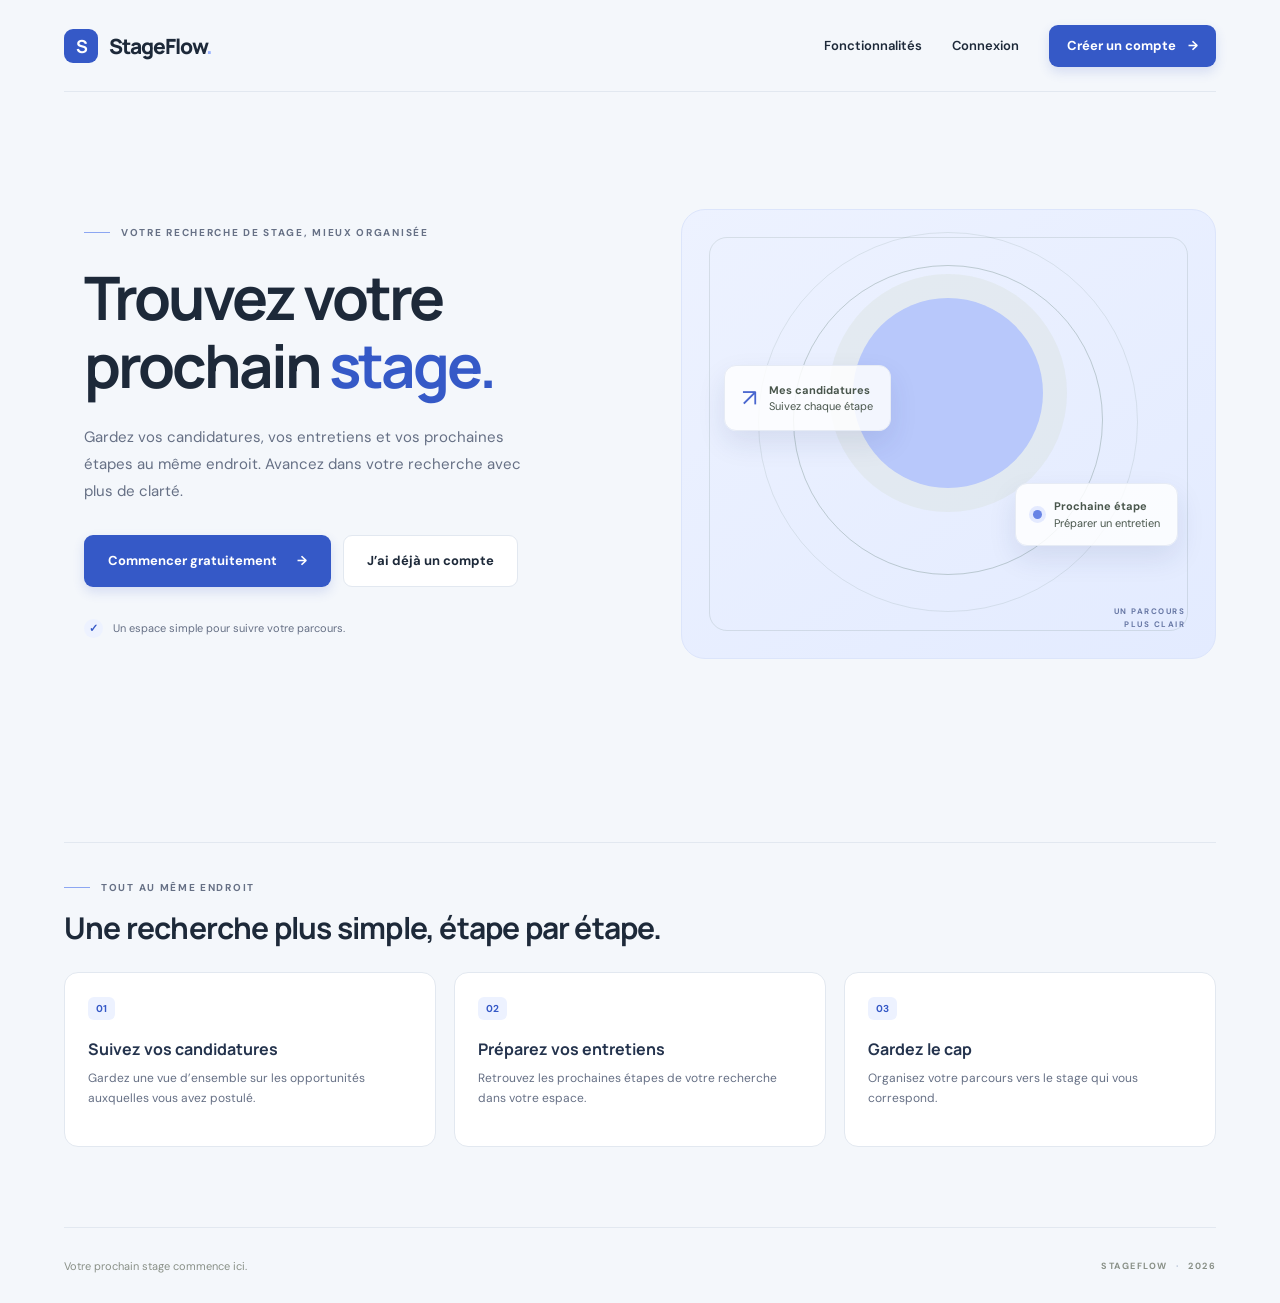
<file: src/main/resources/static/index.html>
<!DOCTYPE html>
<html lang="fr">

<head>
    <meta charset="UTF-8">
    <meta name="viewport" content="width=device-width, initial-scale=1.0">
    <meta name="theme-color" content="#f4f7fb">
    <title>StageFlow | Organisez votre recherche de stage</title>
    <link rel="stylesheet" href="css/style.css">
</head>

<body class="landing-page">
    <header class="site-header">
        <a class="brand" href="index.html" aria-label="StageFlow, accueil">
            <span class="brand-mark" aria-hidden="true">S</span>
            <span>StageFlow<span class="brand-dot">.</span></span>
        </a>

        <nav class="header-nav" aria-label="Navigation principale">
            <a class="nav-link" href="#features">Fonctionnalités</a>
            <a class="nav-link" href="login.html">Connexion</a>
            <a class="button button-small button-dark" href="register.html">Créer un compte <span aria-hidden="true">→</span></a>
        </nav>
    </header>

    <main>
        <section class="hero-wrap" aria-labelledby="hero-title">
            <div class="hero-copy">
                <p class="eyebrow"><span class="eyebrow-line"></span> VOTRE RECHERCHE DE STAGE, MIEUX ORGANISÉE</p>
                <h1 id="hero-title">Trouvez votre prochain <span>stage.</span></h1>
                <p class="hero-description">Gardez vos candidatures, vos entretiens et vos prochaines étapes au même endroit. Avancez dans votre recherche avec plus de clarté.</p>
                
                <div class="hero-actions">
                    <a class="button button-dark" href="register.html">Commencer gratuitement <span aria-hidden="true">→</span></a>
                    <a class="button button-light" href="login.html">J’ai déjà un compte</a>
                </div>
                
                <div class="hero-note">
                    <span class="note-check" aria-hidden="true">✓</span>
                    <span>Un espace simple pour suivre votre parcours.</span>
                </div>
            </div>

            <aside class="hero-art" aria-label="Aperçu du suivi de candidatures">
                <div class="art-orbit orbit-one"></div>
                <div class="art-orbit orbit-two"></div>
                <div class="art-sun"></div>
                <div class="art-card card-top">
                    <span class="card-icon" aria-hidden="true">↗</span>
                    <span><strong>Mes candidatures</strong><br>Suivez chaque étape</span>
                </div>
                <div class="art-card card-bottom">
                    <span class="status-dot" aria-hidden="true"></span>
                    <span><strong>Prochaine étape</strong><br>Préparer un entretien</span>
                </div>
                <div class="art-caption">UN PARCOURS<br>PLUS CLAIR</div>
            </aside>
        </section>

        <section class="features-section" id="features" aria-labelledby="features-title">
            <div class="features-heading">
                <p class="eyebrow"><span class="eyebrow-line"></span> TOUT AU MÊME ENDROIT</p>
                <h2 id="features-title">Une recherche plus simple, étape par étape.</h2>
            </div>

            <div class="feature-grid">
                <article class="feature-card">
                    <span class="feature-number">01</span>
                    <h3>Suivez vos candidatures</h3>
                    <p>Gardez une vue d’ensemble sur les opportunités auxquelles vous avez postulé.</p>
                </article>

                <article class="feature-card">
                    <span class="feature-number">02</span>
                    <h3>Préparez vos entretiens</h3>
                    <p>Retrouvez les prochaines étapes de votre recherche dans votre espace.</p>
                </article>
                
                <article class="feature-card">
                    <span class="feature-number">03</span>
                    <h3>Gardez le cap</h3>
                    <p>Organisez votre parcours vers le stage qui vous correspond.</p>
                </article>
            </div>
        </section>
    </main>

    <footer class="site-footer">
        <span>Votre prochain stage commence ici.</span>
        <span class="footer-right">STAGEFLOW <span aria-hidden="true">·</span> 2026</span>
    </footer>
</body>
</html>
</file>
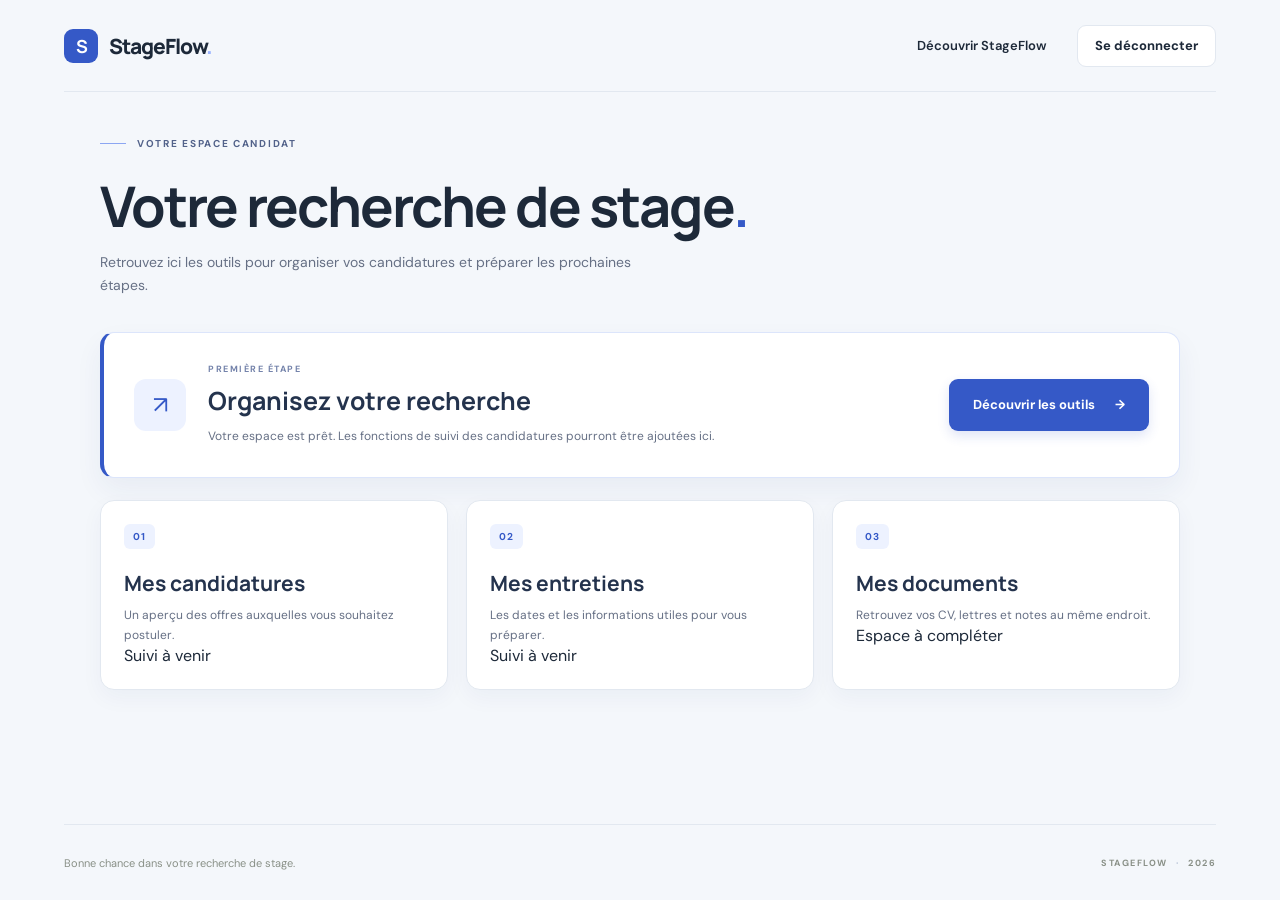
<file: src/main/resources/static/dashboard.html>
<!DOCTYPE html>
<html lang="fr">

<head>
    <meta charset="UTF-8">
    <meta name="viewport" content="width=device-width, initial-scale=1.0">
    <meta name="theme-color" content="#f4f7fb">
    <title>Tableau de bord | StageFlow</title>
    <link rel="stylesheet" href="css/style.css">
    <link rel="stylesheet" href="css/dashboard.css">
</head>

<body class="dashboard-page">
    <header class="site-header dashboard-header">
        <a class="brand" href="index.html" aria-label="StageFlow, accueil">
            <span class="brand-mark" aria-hidden="true">S</span>
            <span>StageFlow<span class="brand-dot">.</span></span>
        </a>

        <nav class="header-nav" aria-label="Navigation du tableau de bord">
            <a class="nav-link" href="index.html">Découvrir StageFlow</a>
            <button type="button" id="logoutBtn" class="button button-small button-light">
                Se déconnecter
            </button>
        </nav>
    </header>

    <main class="dashboard-main">
        <section class="dashboard-welcome">
            <p class="eyebrow"><span class="eyebrow-line"></span> VOTRE ESPACE CANDIDAT</p>
            <h1>Votre recherche de stage<span>.</span></h1>
            <p>Retrouvez ici les outils pour organiser vos candidatures et préparer les prochaines étapes.</p>
        </section>

        <section class="dashboard-panel" aria-labelledby="application-title">
            <div class="panel-icon" aria-hidden="true">↗</div>

            <div>
                <p class="card-kicker">PREMIÈRE ÉTAPE</p>
                <h2 id="application-title">Organisez votre recherche</h2>
                <p>Votre espace est prêt. Les fonctions de suivi des candidatures pourront être ajoutées ici.</p>
            </div>
            
            <a class="button button-dark" href="index.html#features">Découvrir les outils <span aria-hidden="true">→</span></a>
        </section>

        <section class="dashboard-cards" aria-label="Outils de recherche de stage">
            <article class="dashboard-card">
                <span class="dashboard-card-number">01</span>
                <h2>Mes candidatures</h2>
                <p>Un aperçu des offres auxquelles vous souhaitez postuler.</p>
                <span class="card-status">Suivi à venir</span>
            </article>

            <article class="dashboard-card">
                <span class="dashboard-card-number">02</span>
                <h2>Mes entretiens</h2>
                <p>Les dates et les informations utiles pour vous préparer.</p>
                <span class="card-status">Suivi à venir</span>
            </article>

            <article class="dashboard-card">
                <span class="dashboard-card-number">03</span>
                <h2>Mes documents</h2>
                <p>Retrouvez vos CV, lettres et notes au même endroit.</p>
                <span class="card-status">Espace à compléter</span>
            </article>
        </section>
    </main>

    <footer class="site-footer dashboard-footer">
        <span>Bonne chance dans votre recherche de stage.</span>
        <span class="footer-right">STAGEFLOW <span aria-hidden="true">·</span> 2026</span>
    </footer>

    <script src="js/login.js"></script>
</body>
</html>
</file>
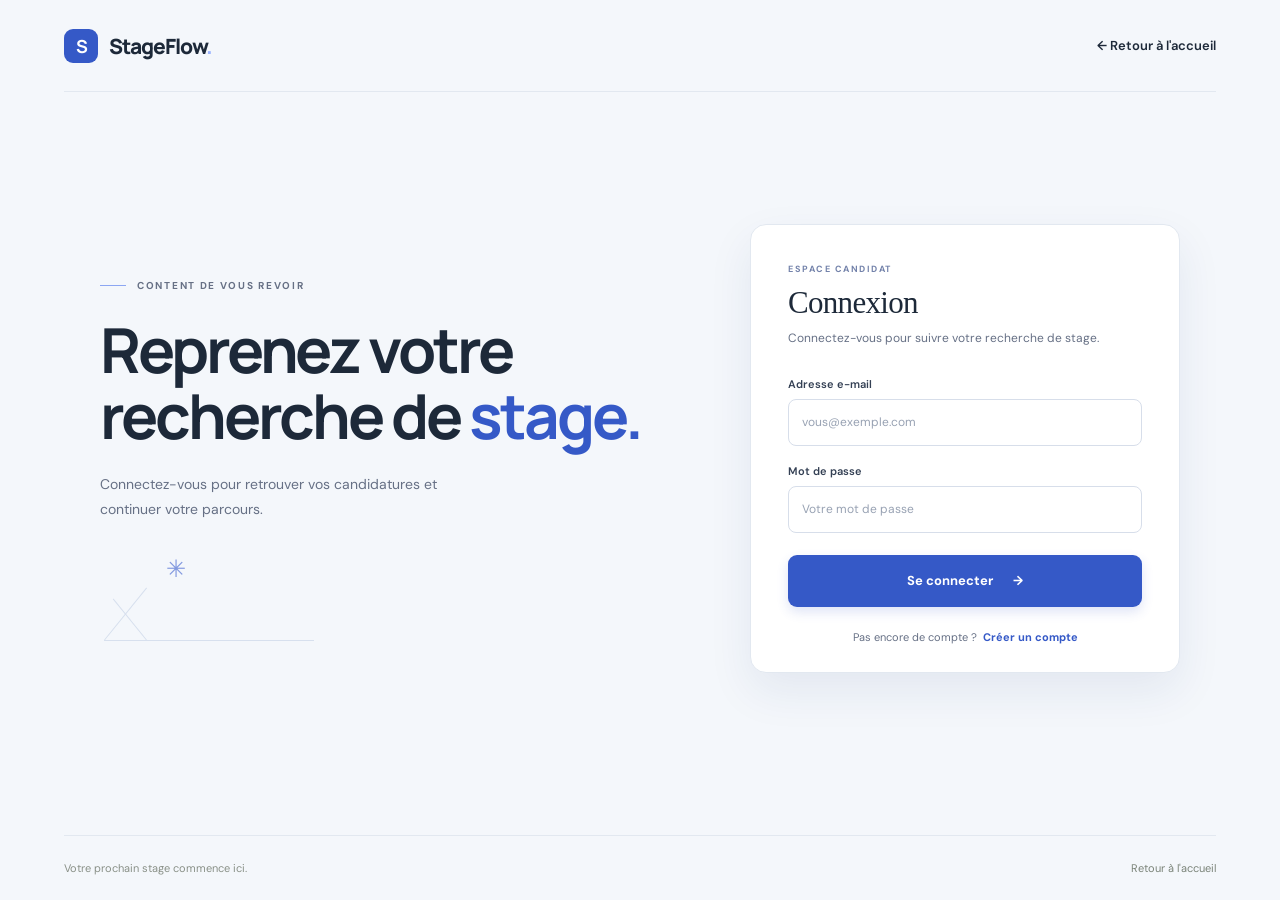
<file: src/main/resources/static/login.html>
<!DOCTYPE html>
<html lang="fr">

<head>
    <meta charset="UTF-8">
    <meta name="viewport" content="width=device-width, initial-scale=1.0">
    <meta name="theme-color" content="#f4f7fb">
    <title>Connexion | StageFlow</title>
    <link rel="stylesheet" href="css/style.css">
</head>

<body class="auth-page">
    <header class="site-header auth-header">
        <a class="brand" href="index.html" aria-label="StageFlow, accueil">
            <span class="brand-mark" aria-hidden="true">S</span>
            <span>StageFlow<span class="brand-dot">.</span></span>
        </a>
        <a class="nav-link" href="index.html">
            ← Retour à l'accueil
        </a>
    </header>
    
    <main class="auth-layout">
        <section class="auth-intro">
            <p class="eyebrow">
                <span class="eyebrow-line"></span>
                CONTENT DE VOUS REVOIR
            </p>

            <h1>
                Reprenez votre recherche de <span>stage.</span>
            </h1>

            <p>Connectez-vous pour retrouver vos candidatures et continuer votre parcours.</p>
            
            <div class="auth-decoration" aria-hidden="true">
                <span>✳</span>
                <i></i>
                <b></b>
            </div>
        </section>

        <section class="auth-card" aria-labelledby="login-title">
            <div class="card-heading">
                <p class="card-kicker">ESPACE CANDIDAT</p>
                <h2 id="login-title">Connexion</h2>
                <p class="subtitle">Connectez-vous pour suivre votre recherche de stage.</p>
            </div>

            <form id="loginForm">
                <div class="form-group">
                    <label for="login-email">Adresse e-mail</label>
                    <input
                        id="login-email"
                        type="email"
                        name="email"
                        placeholder="vous@exemple.com"
                        autocomplete="email"
                        required
                    >
                </div>

                <div class="form-group">
                    <label for="login-password">Mot de passe</label>
                    <input
                        id="login-password"
                        type="password"
                        name="password"
                        placeholder="Votre mot de passe"
                        autocomplete="current-password"
                        required
                    >
                </div>

                <button type="submit" class="button button-dark button-full">
                    Se connecter <span aria-hidden="true">→</span>
                </button>

                <p id="loginFormResult"></p>
            </form>

            <div id="loginResult" class="form-result" aria-live="polite"></div>
            <p class="auth-switch">
                Pas encore de compte ? <a href="register.html">Créer un compte</a>
            </p>
        </section>
    </main>

    <footer class="site-footer auth-footer">
        <span>Votre prochain stage commence ici.</span>
        <a href="index.html">Retour à l'accueil</a>
    </footer>

    <script src="js/login.js"></script>
</body>

</html>
</file>
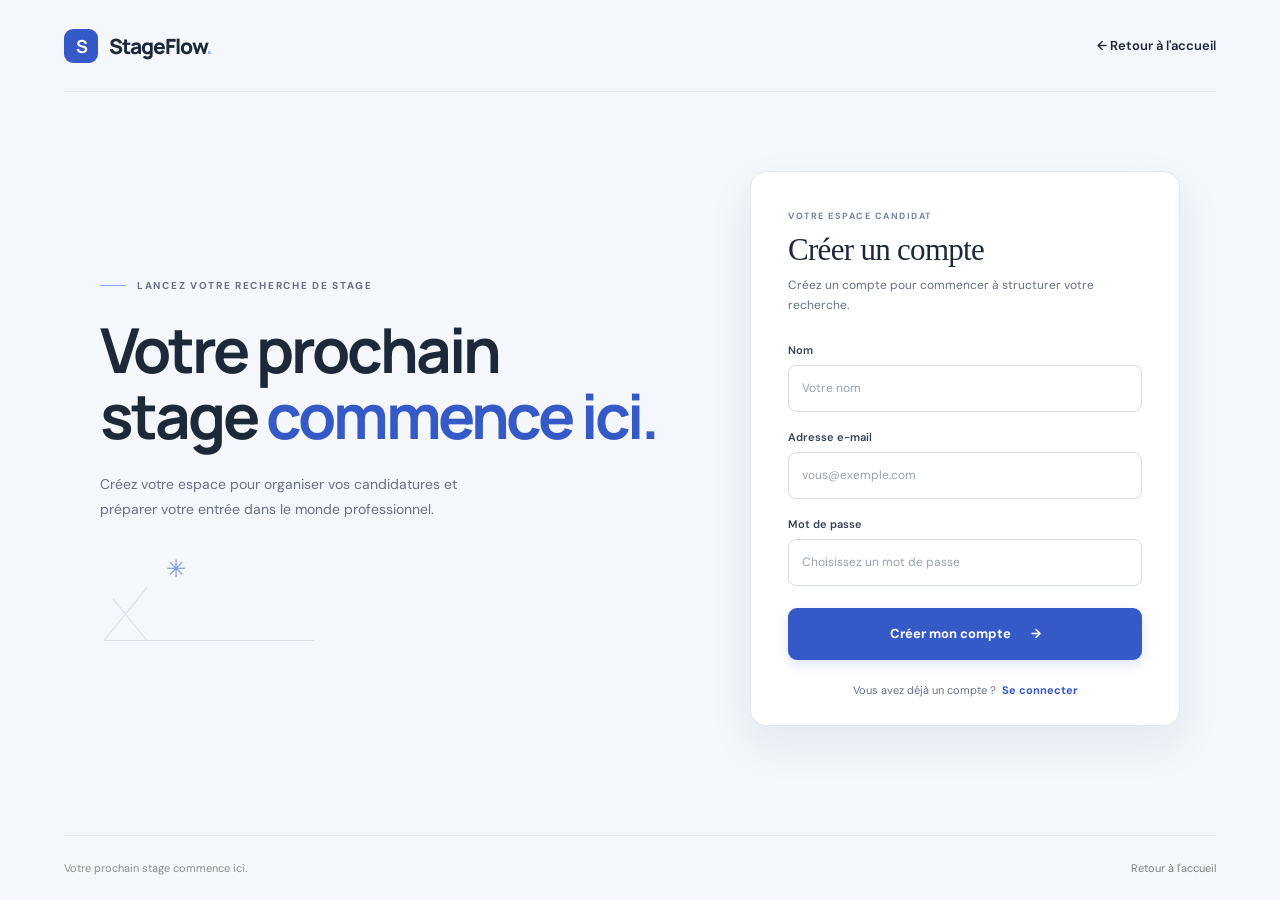
<file: src/main/resources/static/register.html>
<!DOCTYPE html>
<html lang="fr">

<head>
    <meta charset="UTF-8">
    <meta name="viewport" content="width=device-width, initial-scale=1.0">
    <meta name="theme-color" content="#f4f7fb">
    <title>Créer un compte | StageFlow</title>
    <link rel="stylesheet" href="css/style.css">
</head>

<body class="auth-page">
    <header class="site-header auth-header">
        <a class="brand" href="index.html" aria-label="StageFlow, accueil">
            <span class="brand-mark" aria-hidden="true">S</span>
            <span>StageFlow<span class="brand-dot">.</span></span>
        </a>
        
        <a class="nav-link" href="index.html">
            ← Retour à l'accueil
        </a>
    </header>
    <main class="auth-layout register-layout">
        <section class="auth-intro">
            <p class="eyebrow">
                <span class="eyebrow-line"></span>
                LANCEZ VOTRE RECHERCHE DE STAGE
            </p>
            <h1>
                Votre prochain stage <span>commence ici.</span>
            </h1>
            <p>Créez votre espace pour organiser vos candidatures et préparer votre entrée dans le monde professionnel.</p>
            <div class="auth-decoration" aria-hidden="true">
                <span>✳</span>
                <i></i>
                <b></b>
            </div>
        </section>

        <section class="auth-card" aria-labelledby="register-title">
            <div class="card-heading">
                <p class="card-kicker">VOTRE ESPACE CANDIDAT</p>
                <h2 id="register-title">Créer un compte</h2>
                <p class="subtitle">Créez un compte pour commencer à structurer votre recherche.</p>
            </div>

            <form method="post" id="registerForm">
                <div class="form-group">
                    <label for="register-name">Nom</label>
                    <input
                        id="register-name"
                        type="text"
                        name="nom"
                        placeholder="Votre nom"
                        autocomplete="name"
                        required
                    >
                </div>

                <div class="form-group">
                    <label for="register-email">Adresse e-mail</label>
                    <input
                        id="register-email"
                        type="email"
                        name="email"
                        placeholder="vous@exemple.com"
                        autocomplete="email"
                        required
                    >
                </div>

                <div class="form-group">
                    <label for="register-password">Mot de passe</label>
                    <input
                        id="register-password"
                        type="password"
                        name="password"
                        placeholder="Choisissez un mot de passe"
                        autocomplete="new-password"
                        required
                    >
                </div>

                <button type="submit" class="button button-dark button-full">
                    Créer mon compte <span aria-hidden="true">→</span>
                </button>

                <!--=====================-->
                <!--  Testing The Fetch  -->
                <!--=====================-->
                <p id="registerFormResult"></p>
            </form>

            <div id="registerResult" class="form-result" aria-live="polite"></div>
            <p class="auth-switch">
                Vous avez déjà un compte ? <a href="login.html">Se connecter</a>
            </p>
        </section>
    </main>
    
    <footer class="site-footer auth-footer">
        <span>Votre prochain stage commence ici.</span>
        <a href="index.html">Retour à l'accueil</a>
    </footer>

    <script src="js/register.js"></script>
</body>
</html>
</file>
<file: src/main/resources/static/css/style.css>
﻿@import url('https://fonts.googleapis.com/css2?family=DM+Sans:wght@400;500;600;700&family=Manrope:wght@400;500;600;700;800&display=swap');

* {
    box-sizing: border-box;
}

html {
    min-width: 320px;
}

body {
    min-height: 100vh;
    margin: 0;
    background: #f4f7fb;
    color: #1d2939;
    font-family: 'DM Sans', Arial, sans-serif;
}

a {
    color: inherit;
}

.site-header, .site-footer {
    width: 90%;
    max-width: 1180px;
    margin-inline: auto;
}

.site-header {
    height: 92px;
    display: flex;
    align-items: center;
    justify-content: space-between;
}

.brand {
    display: inline-flex;
    align-items: center;
    gap: 11px;
    text-decoration: none;
    font: 800 21px 'Manrope', sans-serif;
    letter-spacing: -1px;
}

.brand-mark {
    display: grid;
    place-items: center;
    width: 34px;
    height: 34px;
    border-radius: 11px;
    background: #3559c7;
    color: white;
    font: 700 18px Georgia, 'Times New Roman', serif;
}

.brand-dot {
    color: #9bb4ff;
}

.header-nav {
    display: flex;
    align-items: center;
    gap: 30px;
}

.nav-link {
    color: #1d2939;
    font-size: 13px;
    font-weight: 600;
    text-decoration: none;
}

.nav-link:hover, .auth-switch a:hover, .auth-footer a:hover {
    color: #3559c7;
}

.button {
    min-height: 52px;
    padding: 0 23px;
    display: inline-flex;
    align-items: center;
    justify-content: center;
    gap: 20px;
    border: 1px solid transparent;
    border-radius: 7px;
    text-decoration: none;
    font: 600 13px 'DM Sans', sans-serif;
    cursor: pointer;
    transition: background .18s ease, transform .18s ease;
}

.button:hover {
    transform: translateY(-1px);
}

.button-dark {
    background: #3559c7;
    color: #fff;
}

.button-dark:hover {
    background: #28439a;
}

.button-small {
    min-height: 42px;
    padding-inline: 17px;
    gap: 12px;
}

.button-light {
    background: #fff;
    border-color: #e2e8f0;
    color: #1d2939;
}

.button-light:hover {
    background: #f0f3ef;
}

.button-full {
    width: 100%;
    margin-top: 4px;
}

.hero-wrap {
    width: 90%;
    max-width: 1180px;
    min-height: 80vh;
    margin: 0 auto;
    display: grid;
    grid-template-columns: 1.03fr .97fr;
    align-items: center;
    gap: 48px;
    padding: 22px 0 58px;
}

.hero-copy {
    padding: 26px 0 30px 20px;
}

.eyebrow {
    display: flex;
    align-items: center;
    gap: 11px;
    margin: 0 0 25px;
    color: #667085;
    font-size: 10px;
    font-weight: 700;
    letter-spacing: 1.7px;
}

.eyebrow-line {
    width: 26px;
    height: 1px;
    background: #8ca6f2;
}

h1, h2, p {
    margin-top: 0;
}

.hero-copy h1, .auth-intro h1 {
    margin: 0;
    font: 500 76px/1.07 Georgia, 'Times New Roman', serif;
    letter-spacing: -2.6px;
}

.hero-copy h1 span, .auth-intro h1 span {
    color: #3559c7;
    font-style: italic;
}

.hero-description {
    max-width: 440px;
    margin: 25px 0 30px;
    color: #667085;
    font-size: 15px;
    line-height: 1.8;
}

.hero-actions {
    display: flex;
    flex-wrap: wrap;
    gap: 12px;
}

.hero-note {
    display: flex;
    align-items: center;
    gap: 10px;
    margin-top: 32px;
    color: #667085;
    font-size: 11px;
}

.note-check {
    width: 19px;
    height: 19px;
    display: grid;
    place-items: center;
    border-radius: 50%;
    background: #edf2ff;
    color: #3559c7;
    font-size: 11px;
    font-weight: 700;
}

.hero-art {
    position: relative;
    min-height: 450px;
    overflow: hidden;
    border-radius: 8% 48% 9px 9px;
    background: #eaf0ff;
}

.hero-art::before {
    position: absolute;
    inset: 27px;
    border: 1px solid rgba(53, 90, 72, .13);
    border-radius: 48% 48% 4px 4px;
    content: '';
}

.art-sun {
    position: absolute;
    top: 88px;
    left: 50%;
    width: 190px;
    height: 190px;
    transform: translateX(-50%);
    border-radius: 50%;
    background: #8da6ee;
    box-shadow: 0 0 0 24px rgba(199, 210, 184, .2);
}

.art-orbit {
    position: absolute;
    top: 55px;
    left: 50%;
    width: 310px;
    height: 310px;
    transform: translateX(-50%);
    border: 1px solid rgba(53, 90, 72, .25);
    border-radius: 50%;
}

.orbit-two {
    top: 22px;
    width: 380px;
    height: 380px;
    border-color: rgba(53, 90, 72, .11);
}

.art-card {
    position: absolute;
    display: flex;
    align-items: center;
    gap: 12px;
    padding: 14px 17px;
    border: 1px solid rgba(255,255,255,.7);
    border-radius: 9px;
    background: rgba(255,255,255,.83);
    box-shadow: 0 10px 30px rgba(40, 57, 43, .08);
    color: #49564c;
    font-size: 11px;
    line-height: 1.5;
}

.card-top {
    top: 155px;
    left: 8%;
}

.card-bottom {
    right: 7%;
    bottom: 112px;
}

.card-icon {
    color: #4966cf;
    font-size: 24px;
}

.status-dot {
    width: 9px;
    height: 9px;
    border-radius: 50%;
    background: #6884e5;
    box-shadow: 0 0 0 4px #e4eaff;
}

.art-caption {
    position: absolute;
    right: 30px;
    bottom: 26px;
    color: #6878a5;
    font-size: 8px;
    font-weight: 700;
    letter-spacing: 1.5px;
    line-height: 1.7;
    text-align: right;
}

.site-footer {
    min-height: 76px;
    display: flex;
    align-items: center;
    justify-content: space-between;
    border-top: 1px solid #e2e8f0;
    color: #899087;
    font-size: 11px;
}

.footer-right {
    font-size: 9px;
    font-weight: 700;
    letter-spacing: 1.5px;
}

.footer-right span {
    padding-inline: 5px;
    color: #aab6ce;
}

.auth-page {
    display: flex;
    flex-direction: column;
}

.auth-header {
    flex: 0 0 auto;
}

.auth-layout {
    width: 90%;
    max-width: 1080px;
    flex: 1;
    margin: 0 auto;
    display: grid;
    grid-template-columns: 1fr 430px;
    align-items: center;
    gap: 90px;
    padding: 32px 0 62px;
}

.auth-intro {
    position: relative;
    align-self: center;
    min-height: 400px;
    padding-top: 30px;
}

.auth-intro h1 {
    font-size: 62px;
}

.auth-intro > p:last-of-type {
    max-width: 370px;
    margin-top: 23px;
    color: #667085;
    font-size: 14px;
    line-height: 1.8;
}

.auth-decoration {
    position: absolute;
    left: 4px;
    bottom: 8px;
    width: 210px;
    height: 92px;
    border-bottom: 1px solid #d7e0ee;
}

.auth-decoration i, .auth-decoration b {
    position: absolute;
    bottom: 0;
    display: block;
    width: 1px;
    height: 67px;
    background: #d7e0ee;
    transform: rotate(39deg);
    transform-origin: bottom;
}

.auth-decoration b {
    left: 42px;
    height: 53px;
    transform: rotate(-39deg);
}

.auth-decoration span {
    position: absolute;
    top: 4px;
    left: 62px;
    color: #8299df;
    font-size: 24px;
}

.auth-card {
    padding: 38px 37px 28px;
    border: 1px solid #e8ece6;
    border-radius: 12px;
    background: #fff;
    box-shadow: 0 16px 45px rgba(39, 57, 43, .06);
}

.card-heading {
    margin-bottom: 28px;
}

.card-kicker {
    margin-bottom: 10px;
    color: #7382aa;
    font-size: 9px;
    font-weight: 700;
    letter-spacing: 1.5px;
}

.auth-card h2 {
    margin-bottom: 8px;
    font: 500 31px Georgia, 'Times New Roman', serif;
    letter-spacing: -.7px;
}

.subtitle {
    margin: 0;
    color: #667085;
    font-size: 12px;
    line-height: 1.6;
}

.form-group {
    display: flex;
    flex-direction: column;
    gap: 8px;
    margin-bottom: 18px;
}

.form-group label {
    color: #344054;
    font-size: 11px;
    font-weight: 600;
}

.form-group input {
    width: 100%;
    height: 47px;
    padding: 0 13px;
    border: 1px solid #d7deea;
    border-radius: 6px;
    outline: none;
    background: #fff;
    color: #1d2939;
    font: 12px 'DM Sans', sans-serif;
    transition: border-color .15s, box-shadow .15s;
}

.form-group input::placeholder {
    color: #98a2b3;
}

.form-group input:focus {
    border-color: #6b82d9;
    box-shadow: 0 0 0 3px rgba(53, 90, 72, .1);
}

.auth-switch {
    margin: 23px 0 0;
    color: #667085;
    font-size: 11px;
    text-align: center;
}

.auth-switch a {
    margin-left: 3px;
    color: #3559c7;
    font-weight: 700;
    text-decoration: none;
}

.form-result {
    color: #3559c7;
    font-size: 12px;
}

.auth-footer {
    min-height: 65px;
}

.auth-footer a {
    color: #7a8378;
    font-size: 11px;
    text-decoration: none;
}

@media (max-width: 850px) {
    .site-header, .site-footer, .hero-wrap, .auth-layout {
        width: 90%;
    }

    .hero-wrap, .auth-layout {
        grid-template-columns: 1fr;
    }

    .hero-wrap { gap: 24px; padding-top: 38px; }
    .hero-copy { padding-left: 0; }
    .hero-copy h1 { font-size: 72px; }
    .hero-art { min-height: 390px; }
    .auth-layout { max-width: 620px; gap: 26px; padding-top: 26px; }
    .auth-intro { min-height: 0; padding-top: 15px; }
    .auth-intro h1 { font-size: 58px; }
    .auth-decoration { display: none; }
    .auth-card { width: 100%; }
}

@media (max-width: 520px) {
    .site-header, .site-footer, .hero-wrap, .auth-layout { width: 92%; }
    .site-header { height: 74px; }
    .header-nav { gap: 14px; }
    .header-nav .nav-link, .auth-header > .nav-link { font-size: 11px; }
    .button-small { min-height: 38px; padding: 0 11px; font-size: 11px; }
    .hero-wrap { padding-top: 28px; }
    .hero-copy h1 { font-size: 49px; letter-spacing: -1.8px; }
    .hero-description { font-size: 13px; }
    .hero-actions { flex-direction: column; align-items: stretch; }
    .hero-actions .button { width: 100%; }
    .hero-art { min-height: 330px; }
    .art-sun { top: 67px; width: 145px; height: 145px; }
    .art-orbit { top: 39px; width: 245px; height: 245px; }
    .orbit-two { top: 12px; width: 300px; height: 300px; }
    .card-top { top: 117px; left: 4%; }
    .card-bottom { right: 4%; bottom: 80px; }
    .site-footer { font-size: 9px; }
    .auth-layout { padding: 15px 0 35px; }
    .auth-intro h1 { font-size: 42px; letter-spacing: -1.6px; }
    .auth-intro > p:last-of-type { font-size: 12px; }
    .auth-card { padding: 28px 22px 23px; }
}

/* Internship portal theme */
.site-header {
    border-bottom: 1px solid #e2e8f0;
}

.brand-mark {
    border-radius: 9px;
    font-family: 'Manrope', sans-serif;
}

.button {
    border-radius: 9px;
    font-weight: 700;
}

.button-dark {
    box-shadow: 0 5px 12px rgba(53, 89, 199, .16);
}

.hero-copy h1,
.auth-intro h1 {
    font-family: 'Manrope', Arial, sans-serif;
    font-weight: 700;
    letter-spacing: -3px;
}

.hero-copy h1 span,
.auth-intro h1 span {
    font-style: normal;
}

.hero-art {
    border: 1px solid #dce5fb;
    border-radius: 24px;
    background: linear-gradient(145deg, #edf2ff, #e3ebff);
}

.hero-art::before {
    border-radius: 18px;
}

.art-sun {
    background: #b8c8fb;
}

.art-card {
    border-color: #e6ebf5;
    border-radius: 12px;
    box-shadow: 0 12px 28px rgba(31, 53, 112, .1);
}

.auth-card {
    border-color: #e2e8f0;
    border-radius: 16px;
    box-shadow: 0 18px 45px rgba(31, 53, 112, .08);
}

.form-group input {
    border-radius: 8px;
}

.form-group input:focus {
    box-shadow: 0 0 0 3px rgba(53, 89, 199, .12);
}

.landing-page .hero-copy h1 {
    font-size: 60px;
    line-height: 1.12;
}

.features-section {
    width: 90%;
    max-width: 1180px;
    margin: 30px auto 80px;
    padding-top: 38px;
    border-top: 1px solid #e2e8f0;
}

.features-heading {
    max-width: 600px;
    margin-bottom: 25px;
}

.features-heading .eyebrow {
    margin-bottom: 14px;
}

.features-heading h2 {
    margin: 0;
    color: #1d2939;
    font: 700 30px/1.3 'Manrope', Arial, sans-serif;
    letter-spacing: -.8px;
}

.feature-grid {
    display: grid;
    grid-template-columns: repeat(3, 1fr);
    gap: 18px;
}

.feature-card {
    min-height: 175px;
    padding: 23px;
    border: 1px solid #e2e8f0;
    border-radius: 14px;
    background: #fff;
}

.feature-number {
    display: inline-block;
    margin-bottom: 18px;
    padding: 5px 8px;
    border-radius: 6px;
    background: #edf2ff;
    color: #3559c7;
    font-size: 10px;
    font-weight: 700;
}

.feature-card h3 {
    margin: 0 0 8px;
    color: #24334d;
    font: 700 16px 'Manrope', Arial, sans-serif;
}

.feature-card p {
    margin: 0;
    color: #667085;
    font-size: 12px;
    line-height: 1.7;
}

@media (max-width: 850px) {
    .feature-grid {
        grid-template-columns: 1fr;
    }

    .feature-card {
        min-height: 0;
    }
}

@media (max-width: 520px) {
    .landing-page .header-nav {
        gap: 10px;
    }

    .landing-page .header-nav .nav-link:first-child {
        display: none;
    }

    .landing-page .brand {
        gap: 7px;
        font-size: 17px;
    }

    .landing-page .hero-copy h1 {
        font-size: 42px;
        letter-spacing: -1.5px;
    }

    .features-heading h2 {
        font-size: 24px;
    }
}
</file>
<file: src/main/resources/static/css/dashboard.css>
﻿.dashboard-page {
    display: flex;
    flex-direction: column;
}

.dashboard-header {
    flex: 0 0 auto;
}

.dashboard-main {
    width: 90%;
    max-width: 1080px;
    flex: 1;
    margin: 0 auto;
    padding: 45px 0 70px;
}

.dashboard-welcome {
    margin-bottom: 34px;
}

.dashboard-welcome h1 {
    margin: 0 0 14px;
    font: 500 56px/1.1 Georgia, 'Times New Roman', serif;
    letter-spacing: -1.8px;
}

.dashboard-welcome h1 span {
    color: #3559c7;
}

.dashboard-welcome > p:last-child {
    max-width: 560px;
    margin: 0;
    color: #667085;
    font-size: 14px;
    line-height: 1.7;
}

.dashboard-panel {
    display: flex;
    align-items: center;
    gap: 22px;
    padding: 30px;
    border: 1px solid #e2e8f0;
    border-radius: 12px;
    background: #fff;
}

.panel-icon {
    width: 52px;
    height: 52px;
    flex: 0 0 52px;
    display: grid;
    place-items: center;
    border-radius: 50%;
    background: #e8eee4;
    color: #3559c7;
    font-size: 24px;
}

.dashboard-panel > div:nth-child(2) {
    flex: 1;
    min-width: 200px;
}

.dashboard-panel .card-kicker {
    margin-bottom: 8px;
    color: #7382aa;
    font-size: 9px;
    font-weight: 700;
    letter-spacing: 1.5px;
}

.dashboard-panel h2,
.dashboard-card h2 {
    margin: 0 0 8px;
    font: 500 25px Georgia, 'Times New Roman', serif;
}

.dashboard-panel p:last-child,
.dashboard-card p {
    margin: 0;
    color: #667085;
    font-size: 12px;
    line-height: 1.7;
}

.dashboard-panel .button {
    flex: 0 0 auto;
}

.dashboard-cards {
    display: grid;
    grid-template-columns: repeat(3, 1fr);
    gap: 18px;
    margin-top: 22px;
}

.dashboard-card {
    min-height: 175px;
    padding: 23px;
    border: 1px solid #e2e8f0;
    border-radius: 10px;
    background: #fff;
}

.dashboard-card-number {
    display: inline-block;
    margin-bottom: 20px;
    color: #6f86d4;
    font-size: 10px;
    font-weight: 700;
    letter-spacing: 1px;
}

.dashboard-card h2 {
    font-size: 21px;
}

.dashboard-footer {
    flex: 0 0 auto;
}

@media (max-width: 700px) {
    .dashboard-main {
        padding: 30px 0 45px;
    }

    .dashboard-welcome h1 {
        font-size: 44px;
    }

    .dashboard-panel {
        align-items: flex-start;
        flex-wrap: wrap;
        padding: 23px;
    }

    .dashboard-panel .button {
        margin-left: 74px;
    }

    .dashboard-cards {
        grid-template-columns: 1fr;
        gap: 12px;
    }

    .dashboard-card {
        min-height: 0;
    }

    .dashboard-card-number {
        margin-bottom: 12px;
    }
}

@media (max-width: 480px) {
    .dashboard-welcome h1 {
        font-size: 37px;
    }

    .dashboard-panel {
        gap: 15px;
        padding: 19px;
    }

    .panel-icon {
        width: 42px;
        height: 42px;
        flex-basis: 42px;
    }

    .dashboard-panel .button {
        margin-left: 57px;
    }
}

/* Internship portal dashboard styling */
.dashboard-welcome h1 {
    color: #1d2939;
    font-family: 'Manrope', Arial, sans-serif;
    font-weight: 700;
    letter-spacing: -2px;
}

.dashboard-welcome .eyebrow {
    color: #52628a;
}

.dashboard-panel {
    border-color: #dce5fb;
    border-left: 4px solid #3559c7;
    border-radius: 14px;
    box-shadow: 0 12px 28px rgba(31, 53, 112, .06);
}

.panel-icon {
    border-radius: 12px;
    background: #edf2ff;
}

.dashboard-panel h2,
.dashboard-card h2 {
    color: #24334d;
    font-family: 'Manrope', Arial, sans-serif;
    font-weight: 700;
}

.dashboard-card {
    border-color: #e2e8f0;
    border-radius: 14px;
    box-shadow: 0 8px 22px rgba(31, 53, 112, .045);
    transition: transform .18s ease, box-shadow .18s ease;
}

.dashboard-card:hover {
    transform: translateY(-3px);
    box-shadow: 0 14px 28px rgba(31, 53, 112, .1);
}

.dashboard-card-number {
    padding: 6px 9px;
    border-radius: 6px;
    background: #edf2ff;
    color: #3559c7;
}
</file>
